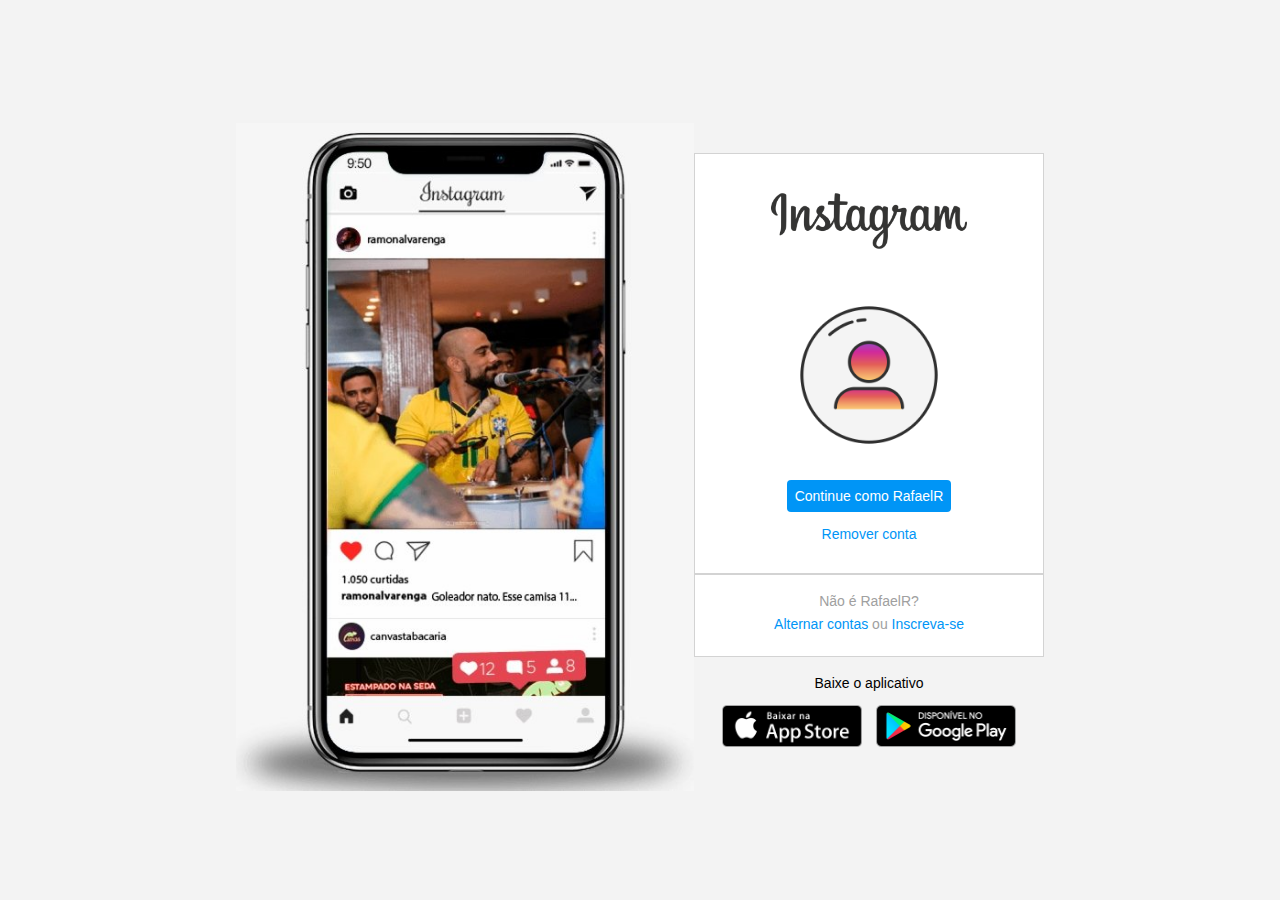
<file: index.html>
<!DOCTYPE hmtl>
<html lang="pt-br">
  <head>
      <meta charset="UTF-8">
      <meta name="viewport" content="width=device-width, initial-scale=1.0">
      <link rel="stylesheet" href="style.css">
      <title>Instagram</title>
  </head>
  <body>
      <div class="Instagram-wrapper">
          <div class="Instagram-phone">
            <img src="imgs/celular-insta.png" alt="celular do instagram">
          </div>
          <div class="instagram-continue">
              <div class="group">
                <img src="imgs/logo.png" class="instagram-logo" alt="logo do instagram">
                <div class="profile-photo">
                    <img src="imgs/perfil.webp" alt="foto de perfil">
                </div>
                <a href="#" class="instagram-login">Continue como RafaelR</a>
                <a href="#" class="instagram-logout">Remover conta</a>
              </div>
              <div class="group">
                <p class="not-account">Não é RafaelR?</p>
                <p class="not-account">
                  <a href="#" class="link-blue">Alternar contas</a>
                  ou
                  <a href="#" class="link-blue">Inscreva-se</a>
                </p>
              </div>
              <div class="get-the-app">
                  <p class="get-app">Baixe o aplicativo</p>
                  <div class="download">
                    <a href="#" class="app-download">
                      <img src="imgs/apple-button.png" alt="baixar na Apple Store">
                    </a>
                    <a href="#" class="app-download">
                      <img src="imgs/googleplay-button.png" alt="baixar na PLay Store">
                    </a>
                </div>
              </div>
          </div>
      </div>
  </body>
</html>
</file>
<file: style.css>
/* GLOBAL */
*{
  padding: 0;
  margin: 0;
  box-sizing: border-box;
  text-decoration: none;
  font-family: sans-serif;
  font-size: 14px;
}

html, body{
  width: 100%;
  height: auto;
  min-height: 100vh;
}

body{
  background-color: #f3f3f3;
  display: flex;
  justify-content: center;
  align-items: center;
}

/* --- */
.instagram-wrapper{
  display: flex;
  align-items: center;
  justify-content: center;
}

.instagram-phone img{
  margin-top: 1rem;
  
  width: 100%;
}

.instagram-continue{
  display: flex;
  align-items: center;
  justify-content: space-around;
  flex-direction: column;
  width: 50%;
  max-width: 25rem;
}

.group{
  display: flex;
  justify-content: space-between;
  align-items: center;
  flex-direction: column;
  background-color: #ffffff;
  width: 100%;
  padding: 1.25rem 0;
  border: 1px solid lightgray;
}

.instagram-logo{
  height: 7rem;
}

.profile-photo img{
  width: 15rem;
}

.instagram-login{
  background-color: #0095f6;
  color: #ffffff;
  padding: 8px;
  border-radius: 4px;
  
  transition: all .3s ease-in-out;
  &:hover{
    border-radius: 0;
    
    filter: brightness(1.2);
  }
}

.instagram-logout{
  color: #0095f6;
  margin-block: 1rem;

  &:hover{
    text-decoration: underline;
  }
}

.not-account{
  color: rgb(160, 160, 160);

  margin-bottom: .5rem;
}

.link-blue{
  color: #0095f6;

  &:hover{
    text-decoration: underline;
  }
}

.get-the-app{
  display: flex;
  flex-direction: column;
  align-items: center;
  justify-content: center;
  width: 100%;
  padding-top: 1.25rem;
}

.download{
  display: flex;
  width: 100%;
  justify-content: space-evenly;
  align-items: center;
  padding: 1rem 1rem 0 1rem;
}

.app-download img{
  height: 3rem;
  width: 10rem;
  background-size: cover;

  transition: transform .3s ease-in-out;
  &:hover{
    transform: scale(1.1);
  }
}

/* media queries */
@media (max-width: 1024px){
  .instagram-wrapper{
    width: 90%;
  }
}

@media screen and (max-width: 810px) {
  .instagram-phone img{
    margin-top: 0;
    
    width: 25rem;
  }

  .instagram-continue .group:nth-child(1){
    margin-top: 2.5rem;
  }

  .get-the-app{
    margin-bottom: 2.5rem;
  }
}

@media (max-width: 735px){
  .instagram-wrapper{
    width: 90%;
  }

  .instagram-phone{
    display: none;
  }

  .instagram-continue{
    width: 100%;
  }
}
</file>
